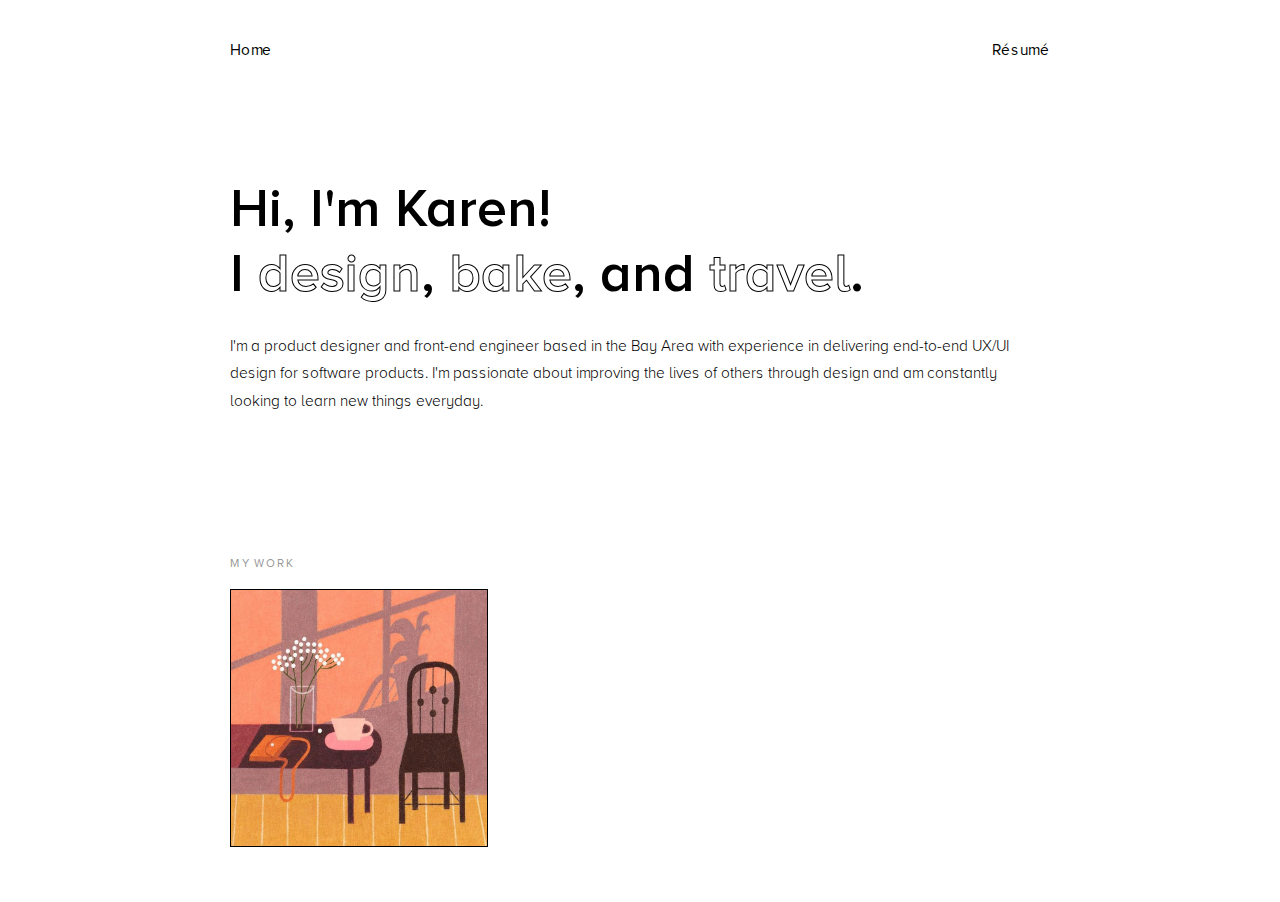
<file: index.html>
<!DOCTYPE HTML>
<html>
	<head>
		<title>Karen Lee</title>
		<link rel="shortcut icon" href="images/favicon.ico" type="image/x-icon">
		<meta charset="utf-8" />
		<meta name="viewport" content="width=device-width, initial-scale=1, user-scalable=no" />
		<meta name="description" content="" />
		<meta name="keywords" content="" />
		<script type="text/javascript" src="assets/js/projects.js"></script>
		<link rel="stylesheet" href="assets/css/reset.css" />
		<link rel="stylesheet" href="assets/css/common.css" />
		<link rel="stylesheet" href="assets/css/main.css" />
	</head>

	<body>
			<div class="Navigation">
				<a href="index.html" class="Nav Nav-Home">Home</a>
				<a href="resume.html" class="Nav Nav-Resume">Résumé</a>
			</div>
			<div class="HomeHeader">
				<div class="HomeHeader-introduction">
					<p>Hi, I'm Karen!</p>
					<p>I <a class="HomeHeader-introduction-design" onclick="scrollToElement('DesignGallery')">design</a>, <a class="HomeHeader-introduction-bake" href="baking.html">bake</a>, and <a class="HomeHeader-introduction-travel" href="traveling.html">travel</a>.</p>
				</div>
				<p class="HomeHeader-blurb">I'm a product designer and front-end engineer based in the Bay Area with experience in delivering end-to-end UX/UI design for software products. I'm passionate about improving the lives of others through design and am constantly looking to learn new things everyday.</p>
			</div>

			<p class="HomeWorkHeader">MY WORK</p>

			<div class="HomeGallery" id="DesignGallery">
				<!-- <div class="HomeGallery-thumbnail inactive" id="HomeGallery-gateau" onclick="toggleExpansion(event, this.id)">
					<div class="HomeGallery-thumbnail">
						<div class="HomeGallery-gateauImage"></div>
						<div class="HomeGallery-gateauGif"></div>
					</div>
					<div class="HomeGallery-text">
						<p class="HomeGallery-title">Gâteau</p>
						<p class="HomeGallery-description">Designing a wedding<br />cake finder app fit for royalty</p>
						<a class="SeeMore" href="gateau.html">See more ></a>
					</div>
				</div> -->
				<div class="HomeGallery-thumbnail inactive" id="HomeGallery-booVoyage" onclick="toggleExpansion(event, this.id)">
					<div class="HomeGallery-thumbnail">
						<div class="HomeGallery-booVoyageImage"></div>
						<div class="HomeGallery-booVoyageGif"></div>
					</div>
					<div class="HomeGallery-text">
						<p class="HomeGallery-title">BooVoyage</p>
						<p class="HomeGallery-description">Designing an app for ghosties in search of<br />their next home</p>
						<a class="SeeMore" href="booVoyage.html">See more ></a>
					</div>
				</div>
			</div>
	</body>
</html>
</file>
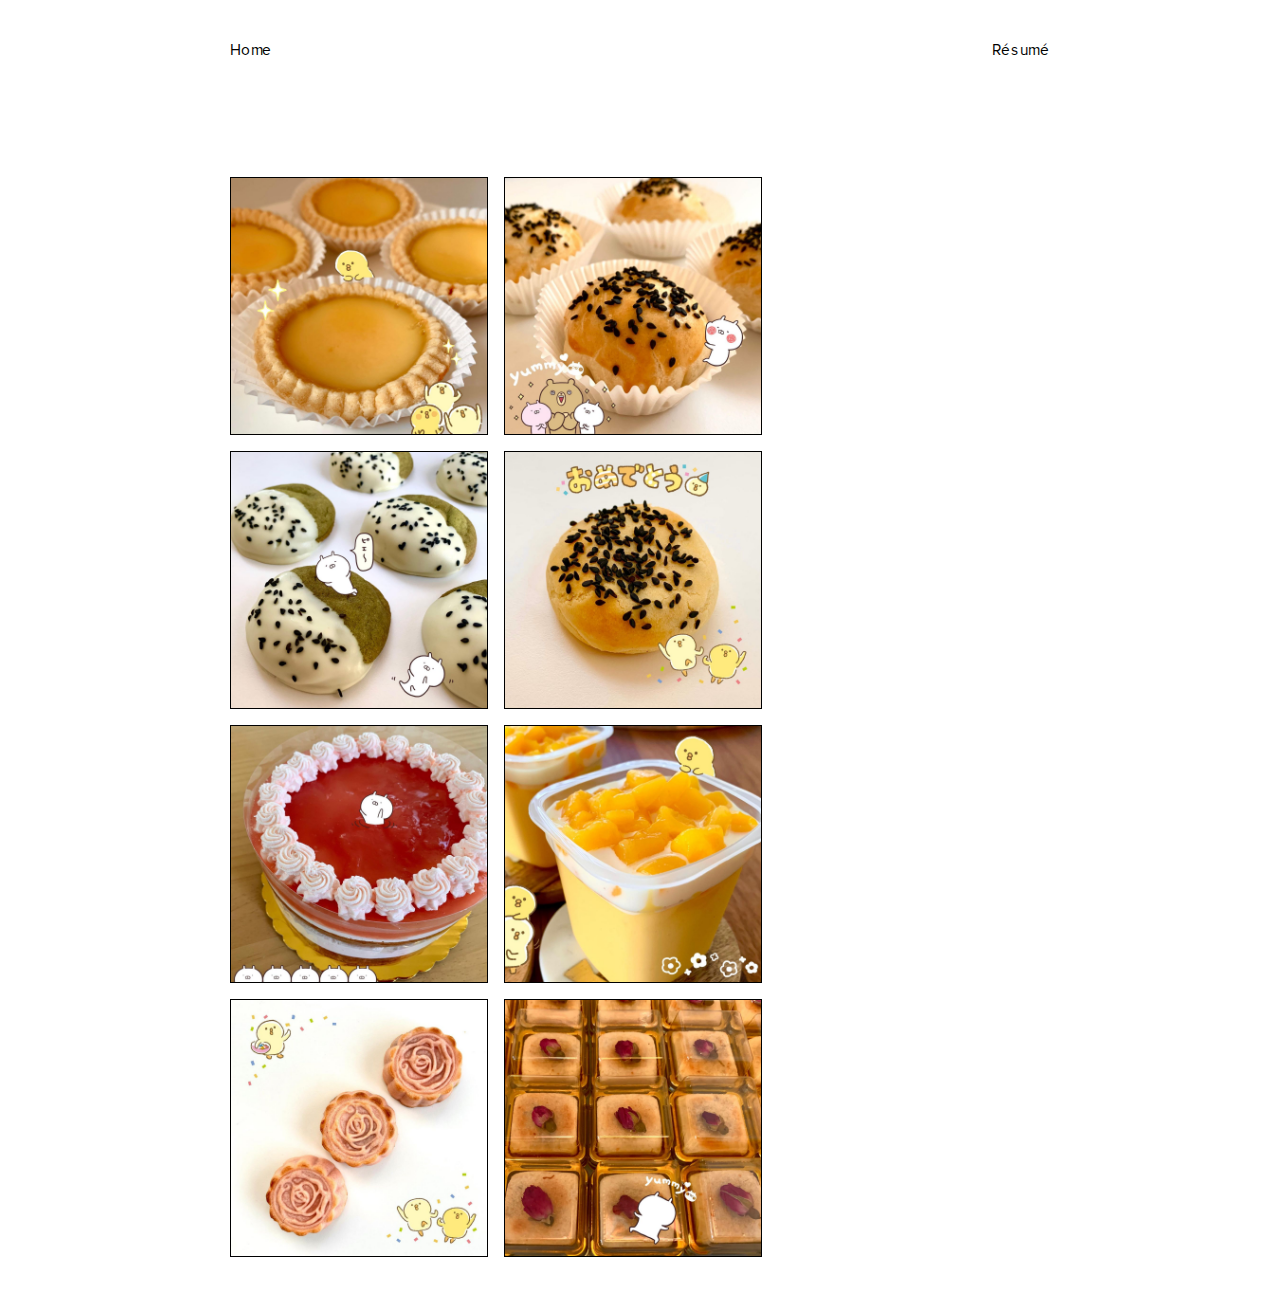
<file: baking.html>
<!DOCTYPE HTML>
<html>

<head>
  <title>Karen Lee | Baking</title>
  <link rel="shortcut icon" href="images/favicon.ico" type="image/x-icon">
  <meta charset="utf-8" />
  <meta name="viewport" content="width=device-width, initial-scale=1, user-scalable=no" />
  <meta name="description" content="" />
  <meta name="keywords" content="" />
  <script type="text/javascript" src="assets/js/projects.js"></script>
  <link rel="stylesheet" href="assets/css/reset.css" />
  <link rel="stylesheet" href="assets/css/common.css" />
  <link rel="stylesheet" href="assets/css/main.css" />
  <link rel="stylesheet" href="assets/css/baking.css" />
</head>

<body>
  <div class="Navigation">
    <a href="index.html" class="Nav Nav-Home">Home</a>
    <a href="resume.html" class="Nav Nav-Resume">Résumé</a>
  </div>
  <div class="Gallery">
    <div class="Gallery-thumbnail">
      <div class="Gallery-image EggTart"></div>
    </div>
    <div class="Gallery-thumbnail">
      <div class="Gallery-image RedBean"></div>
    </div>
    <div class="Gallery-thumbnail">
      <div class="Gallery-image MatchaCookie"></div>
    </div>
    <div class="Gallery-thumbnail">
      <div class="Gallery-image BlackSesameCookie"></div>
    </div>
    <div class="Gallery-thumbnail">
      <div class="Gallery-image GuavaCake"></div>
    </div>
    <div class="Gallery-thumbnail">
      <div class="Gallery-image MangoPudding"></div>
    </div>
    <div class="Gallery-thumbnail">
      <div class="Gallery-image GuavaMooncake"></div>
    </div>
    <div class="Gallery-thumbnail">
      <div class="Gallery-image PineappleCake"></div>
    </div>
  </div>
</body>

</html>
</file>
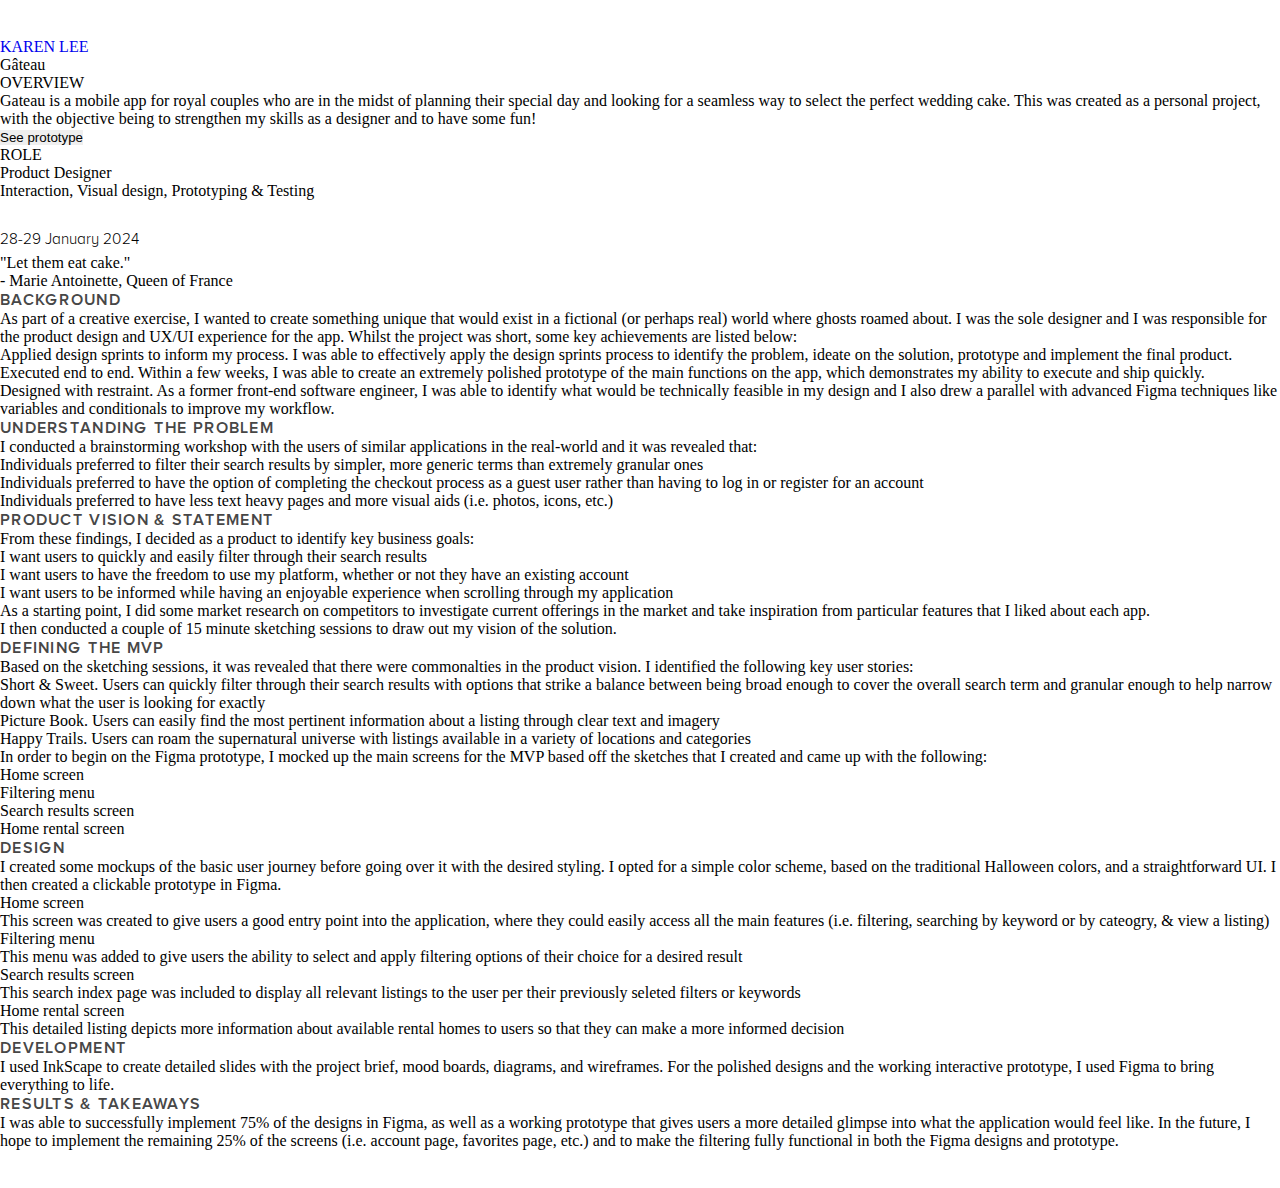
<file: gateau.html>
<!DOCTYPE HTML>
<html>

<head>
	<title>Karen Lee - Projects</title>
	<link rel="shortcut icon" href="images/favicon.ico" type="image/x-icon">
	<meta charset="utf-8" />
	<meta name="viewport" content="width=device-width, initial-scale=1, user-scalable=no" />
	<meta name="description" content="" />
	<meta name="keywords" content="" />
	<script type="text/javascript" src="assets/js/projects.js"></script>
	<link rel="stylesheet" href="assets/css/reset.css" />
	<link rel="stylesheet" href="assets/css/gateau.css" />
</head>

<body>
	<a href="index.html" class="Logo">KAREN LEE</a>
	<div class="GateauBanner">
		<div class="BooVoyageBannerImage"></div>
	</div>
	<p class="GateauTitle">Gâteau</p>
	<div class="GateauIntroduction">
		<div class="GateauOverview">
			<p class="GateauIntroduction-header">OVERVIEW</p>
			<p class="GateauIntroduction-text">Gateau is a mobile app for royal couples who are in the midst of planning
				their special day and looking for a seamless
				way to select the perfect wedding cake. This was created as a personal project, with the objective being to strengthen
				my skills as a designer and to have some
				fun!</p>
			<a class="Link"
				href="https://www.figma.com/proto/z9gon4RYJdsnhs5Dc7740q/BooVoyage?type=design&node-id=5-2&t=YpQAJ6FnjbcPvyFk-1&scaling=scale-down&page-id=0%3A1&starting-point-node-id=5%3A2"
				target="_blank">
				<button>See prototype</button>
				<div class="Button-decoration"></div>
			</a>
		</div>
		<div class="GateauRole">
			<p class="GateauIntroduction-header">ROLE</p>
			<p class="GateauIntroduction-role1 text-bold">Product Designer</p>
			<p class="GateauIntroduction-role2">Interaction, Visual design, Prototyping & Testing</p>
			<p class="GateauIntroduction-dates">28-29 January 2024</p>
		</div>
	</div>
	<div class="BooVoyage-Section Section-color">
		<p class="GateauQuote-text">"Let them eat cake."</p>
		<p class="GateauQuote-author">- Marie Antoinette, Queen of France</p>
	</div>
	<div class="BooVoyage-Section">
		<p class="GateauBackground-header">BACKGROUND</p>
		<p class="GateauIntroduction-text">As part of a creative exercise, I wanted to create something unique that would
			exist in a fictional (or perhaps real) world where ghosts roamed about. I was the sole designer and I was
			responsible for the product
			design and UX/UI experience for the app. Whilst the project was short, some key achievements are listed below:</p>
		<ul class="list">
			<li class="text"><span class="text-bold">Applied design sprints to inform my process.</span> I was able to
				effectively apply the design sprints process to identify the problem, ideate on the solution, prototype and
				implement the final product.</li>
			<li class="text"><span class="text-bold">Executed end to end.</span> Within a few weeks, I was able to create an
				extremely polished prototype of the main functions on the app, which demonstrates my ability to execute and ship
				quickly.</li>
			<li class="text"><span class="text-bold">Designed with restraint.</span> As a former front-end software engineer,
				I was able to identify what would be technically feasible in my design and I also drew a parallel with advanced
				Figma techniques like variables and conditionals to improve my workflow.</li>

		</ul>
	</div>
	<div class="BooVoyage-Section Section-color">
		<p class="GateauBackground-header">UNDERSTANDING THE PROBLEM</p>
		<p class="GateauIntroduction-text">I conducted a brainstorming workshop with the users of similar applications in
			the real-world and it was revealed that:</p>
		<ul class="list">
			<li class="GateauIntroduction-text">Individuals preferred to filter their search results by simpler, more generic
				terms than extremely granular ones</li>
			<li class="GateauIntroduction-text">Individuals preferred to have the option of completing the checkout process as
				a guest user rather than having to log in or register for an account</li>
			<li class="GateauIntroduction-text">Individuals preferred to have less text heavy pages and more visual aids (i.e.
				photos, icons, etc.)</li>
		</ul>
	</div>
	<div class="BooVoyage-Section">
		<p class="GateauBackground-header">PRODUCT VISION & STATEMENT</p>
		<p class="GateauIntroduction-text">From these findings, I decided as a product to identify key business goals:</p>
		<ul class="list">
			<li class="GateauIntroduction-text">I want users to quickly and easily filter through their search results</li>
			<li class="GateauIntroduction-text">I want users to have the freedom to use my platform, whether or not they have
				an existing account</li>
			<li class="GateauIntroduction-text">I want users to be informed while having an enjoyable experience when
				scrolling through my application</li>
		</ul>
		<p class="GateauIntroduction-text">As a starting point, I did some market research on competitors to investigate
			current offerings in the market
			and take inspiration from particular features that I liked about each app.</p>
		<p class="GateauIntroduction-text">I then conducted a couple of 15 minute sketching sessions to draw out my vision
			of the solution.</p>
	</div>
	<div class="BooVoyage-Section Section-color">
		<p class="GateauBackground-header">DEFINING THE MVP</p>
		<p class="GateauIntroduction-text">Based on the sketching sessions, it was revealed that there were commonalties in
			the product vision. I identified the
			following key user stories:</p>
		<ul class="list">
			<li class="GateauIntroduction-text"><span class="text-bold">Short & Sweet.</span> Users can quickly filter through
				their search results with options that strike a balance between being broad enough to cover the overall search
				term and granular enough to help narrow down what the user is looking for exactly</li>
			<li class="GateauIntroduction-text"><span class="text-bold">Picture Book.</span> Users can easily find the most
				pertinent information about a listing through clear text and imagery</li>
			<li class="GateauIntroduction-text"><span class="text-bold">Happy Trails.</span> Users can roam the supernatural
				universe with listings available in a variety of locations and categories</li>
		</ul>
		<div class="Sketches">
			<div class="Sketch Sketch-projectBrief"></div>
			<div class="Sketch Sketch-flow"></div>
			<div class="Sketch Sketch-wireframes"></div>
		</div>
		<p class="GateauIntroduction-text">In order to begin on the Figma prototype, I mocked up the main screens for the
			MVP based off the sketches
			that I created and came up with the following:</p>
		<ul class="list">
			<li class="GateauIntroduction-text">Home screen</li>
			<li class="GateauIntroduction-text">Filtering menu</li>
			<li class="GateauIntroduction-text">Search results screen</li>
			<li class="GateauIntroduction-text">Home rental screen</li>
		</ul>
	</div>
	<div class="BooVoyage-Section">
		<p class="GateauBackground-header">DESIGN</p>
		<p class="GateauIntroduction-text">I created some mockups of the basic user journey before going over it with the
			desired
			styling. I opted for a simple color scheme, based on the traditional Halloween colors, and a straightforward UI. I
			then created a
			clickable prototype in Figma.</p>
		<p class="GateauIntroduction-text text-bold">Home screen</p>
		<p class="GateauIntroduction-text">This screen was created to give users a good entry point into the application,
			where they could easily access all the main features (i.e. filtering, searching by keyword or by cateogry, & view
			a listing)</p>
		<div class="Screen Screen-home"></div>
		<p class="GateauIntroduction-text text-bold">Filtering menu</p>
		<p class="GateauIntroduction-text">This menu was added to give users the ability to select and apply filtering
			options of their choice for a desired result</p>
		<div class="Screen Screen-filter"></div>
		<p class="GateauIntroduction-text text-bold">Search results screen</p>
		<p class="GateauIntroduction-text">This search index page was included to display all relevant listings to the user
			per their previously seleted filters or keywords</p>
		<div class="Screen Screen-searchResults"></div>
		<p class="GateauIntroduction-text text-bold">Home rental screen</p>
		<p class="GateauIntroduction-text">This detailed listing depicts more information about available rental homes to
			users so that they can make a more informed decision</p>
		<div class="Screen Screen-rental"></div>
	</div>
	<div class="BooVoyage-Section Section-color">
		<p class="GateauBackground-header">DEVELOPMENT</p>
		<p class="GateauIntroduction-text">I used InkScape to create detailed slides with the project brief, mood boards,
			diagrams, and wireframes. For the polished designs and the working interactive prototype, I used Figma to bring
			everything to life.</p>
	</div>
	<div class="BooVoyage-Section">
		<p class="GateauBackground-header">RESULTS & TAKEAWAYS</p>
		<p class="GateauIntroduction-text">I was able to successfully implement 75% of the designs in Figma, as well as a
			working prototype that gives users a more detailed glimpse into what the application would feel like. In the
			future, I hope to implement the remaining 25% of the screens (i.e. account page, favorites page, etc.) and to make
			the filtering fully functional in both the Figma designs and prototype.</p>
	</div>
</body>

</html>
</file>
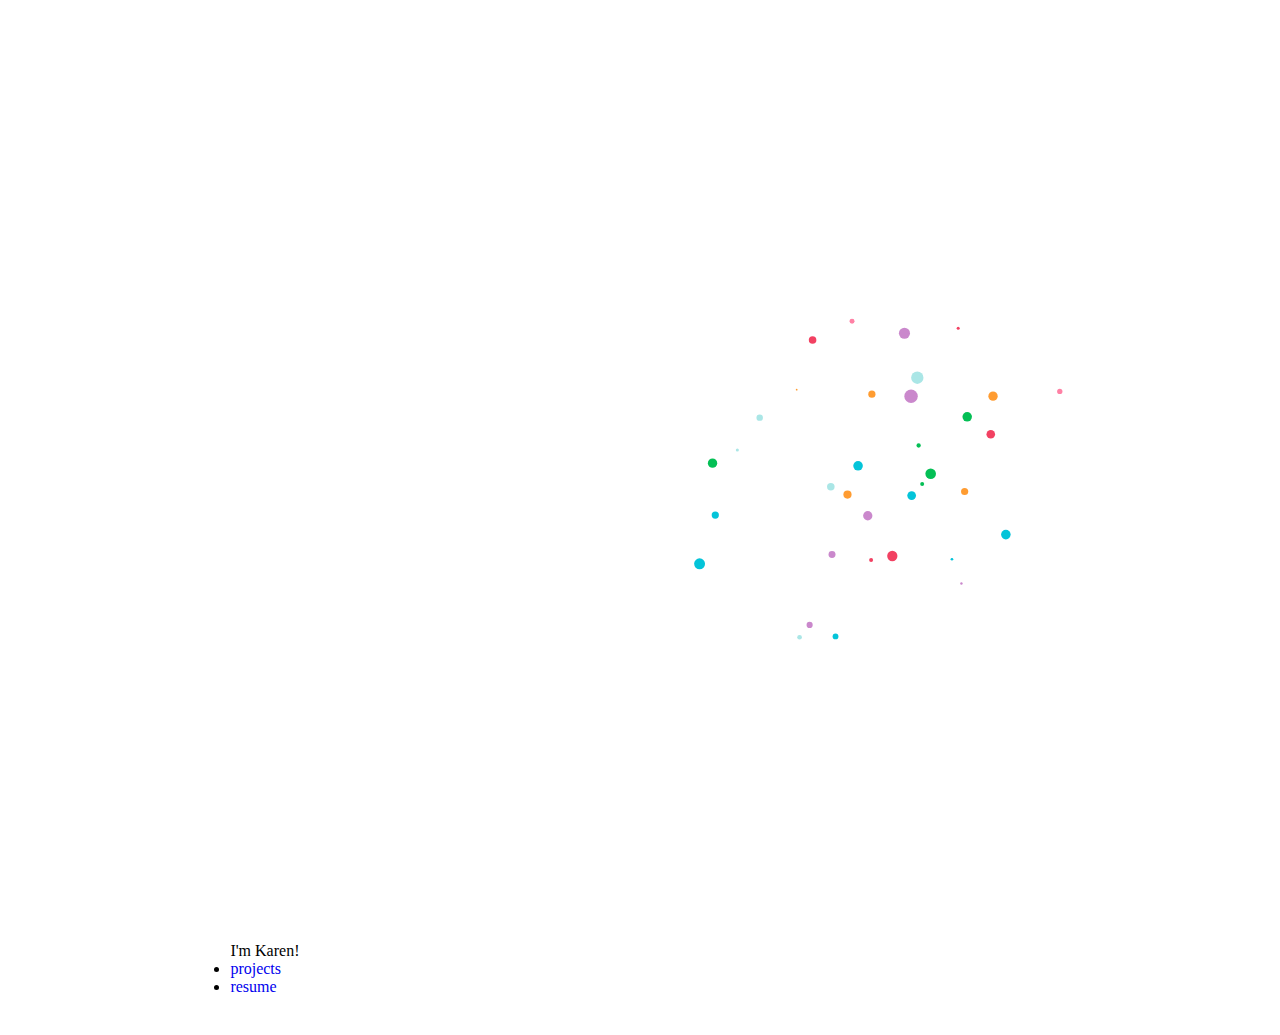
<file: home.html>
<!DOCTYPE HTML>
<html>
	<head>
		<title>Karen Lee</title>
		<link rel="shortcut icon" href="images/favicon.ico" type="image/x-icon">
		<meta charset="utf-8" />
		<meta name="viewport" content="width=device-width, initial-scale=1, user-scalable=no" />
		<meta name="description" content="" />
		<meta name="keywords" content="" />
		<link rel="stylesheet" href="assets/css/reset.css" />
		<link rel="stylesheet" href="assets/css/main.css" />
	</head>

	<body>
		<div id="container"></div>

		<div class="home header-wrapper">
		  <p>I'm Karen!</p>
		  <ul>
		  	<li><a href="./projects.html">projects</a></li>
		  	<li><a href="./resume.html">resume</a></li>
			</ul>
		</div>

			<script src="assets/js/sketch.js"></script>
			<script src="assets/js/particles.js"></script>
	</body>
</html>
</file>
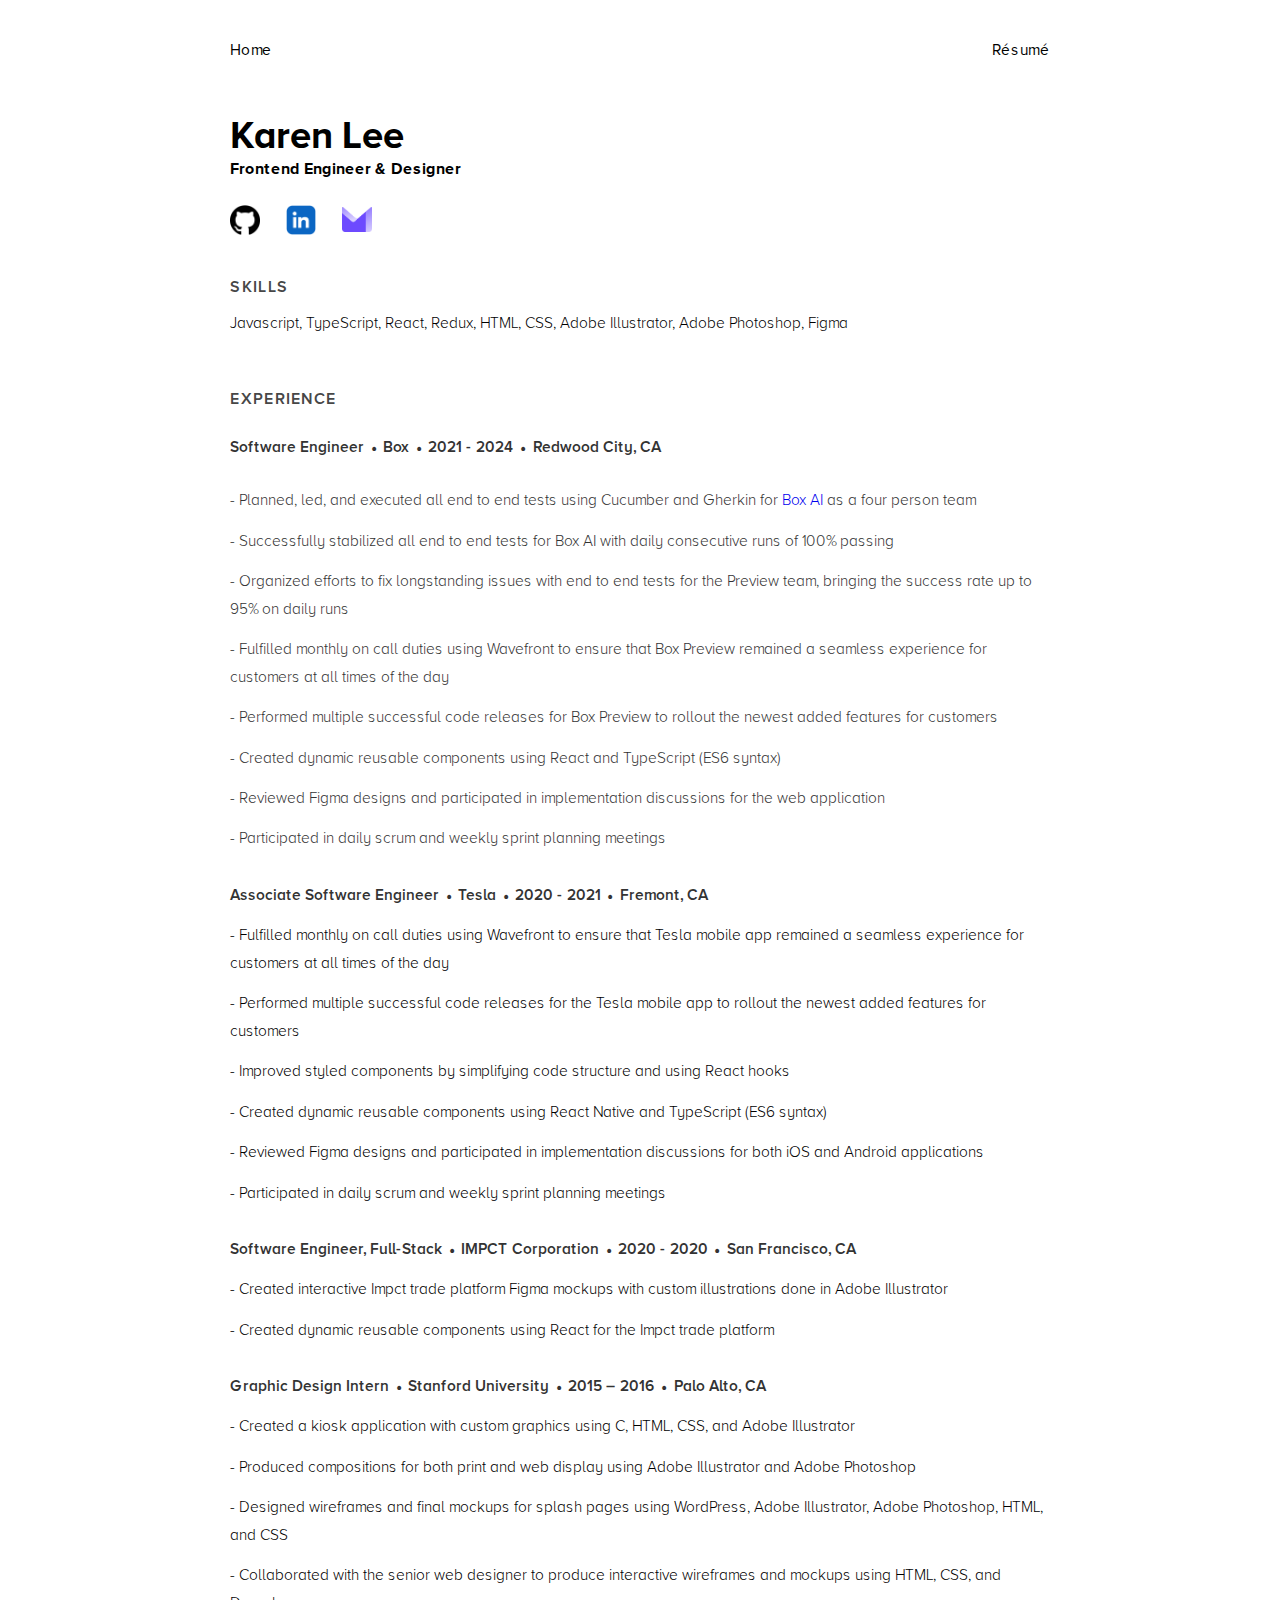
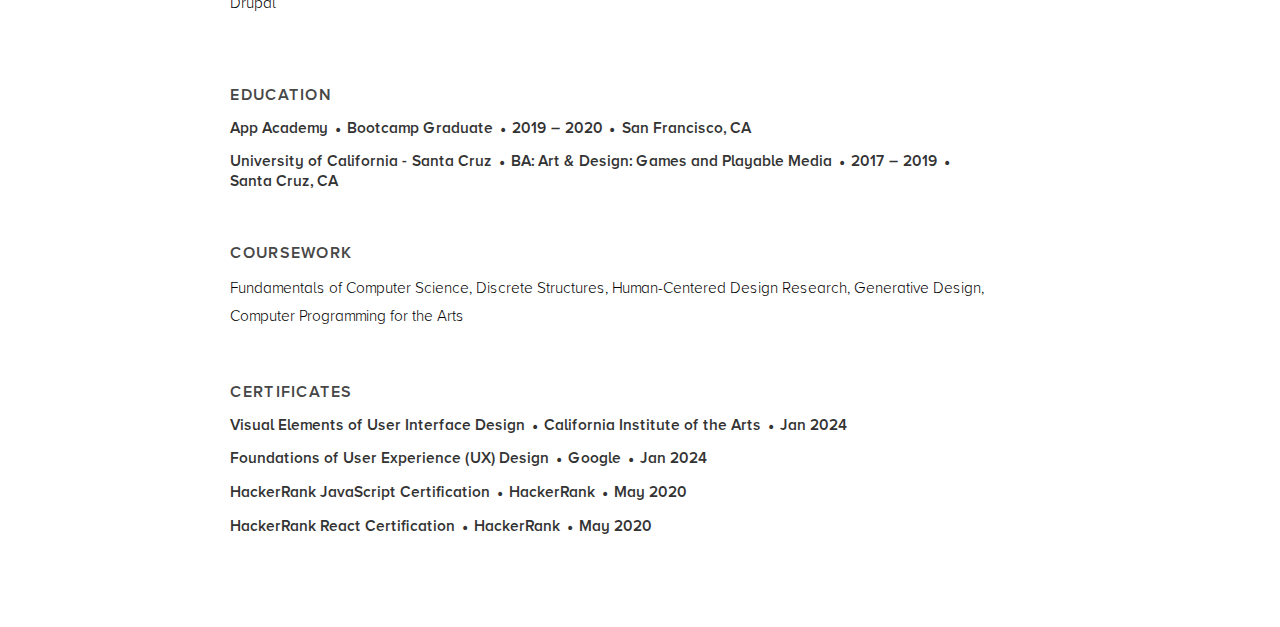
<file: resume.html>
<!DOCTYPE html>
<html lang="en">
<head>
  <title>Karen Lee - Resume</title>
  <link rel="shortcut icon" href="images/favicon.ico" type="image/x-icon">
  <meta charset="UTF-8">
  <meta name="viewport" content="width=device-width, initial-scale=1.0">
  <link rel="stylesheet" href="assets/css/reset.css" />
  <link rel="stylesheet" href="assets/css/main.css" />
  <link rel="stylesheet" href="assets/css/common.css" />
  <link rel="stylesheet" href="assets/css/resume.css" />
</head>
<body>
  <div class="resume main-container">
    <div class="Navigation">
      <a href="index.html" class="Nav Nav-Home">Home</a>
      <a href="resume.html" class="Nav Nav-Resume">Résumé</a>
    </div>

    <div class="Resume-Title">
      <p class="Resume-Name">Karen Lee</p>
      <p class="Resume-Occupation">Frontend Engineer & Designer</p>
    </div>

    <div class="Resume-Contact">
      <a class="Contact-Link" href="https://github.com/karleee" target="_blank">
        <img src="/images/logos/github.png" alt="Github icon" width="30">
      </a>
      <a class="Contact-Link" href="https://www.linkedin.com/in/karleee/" target="_blank">
        <img src="/images/logos/linkedIn.png" alt="LinkedIn icon" width="30">
      </a>
      <a href="mailto:karleee@protonmail.com" target="_blank">
        <img src="/images/logos/protonMail.png" alt="LinkedIn icon" width="30">
      </a>
    </div>

    <div class="Resume-Section">
      <p class="Resume-SectionTitle Section-Header">SKILLS</p>
      <p class="Section-Body">Javascript, TypeScript, React, Redux, HTML, CSS, Adobe Illustrator, Adobe Photoshop, Figma</p>
    </div>

    <div class="Resume-Section">
      <p class="Resume-SectionTitle Section-Header">EXPERIENCE</p>

      <div class="resume job-container">
        <div class="Resume-Line">
          <p class="Resume-Description">Software Engineer</p class="Resume-LineTitle">
          <p class="Resume-Separator">•</p>
          <p class="Resume-Description">Box</p>
          <p class="Resume-Separator">•</p>
          <p class="Resume-Description">2021 - 2024</p>
          <p class="Resume-Separator">•</p>
          <p class="Resume-Description">Redwood City, CA</p>
          <div class="resume description-container">
          <p class="Section-Body">- Planned, led, and executed all end to end tests using Cucumber and Gherkin for <a class="Link" href="https://www.box.com/ai">Box AI</a> as a four person team</p>
          <p class="Section-Body">- Successfully stabilized all end to end tests for Box AI with daily consecutive runs of 100% passing</p>
          <p class="Section-Body">- Organized efforts to fix longstanding issues with end to end tests for the Preview team, bringing the success rate up to 95% on daily runs</p>
          <p class="Section-Body">- Fulfilled monthly on call duties using Wavefront to ensure that Box Preview remained a seamless experience for customers at all times of the day</p>
          <p class="Section-Body">- Performed multiple successful code releases for Box Preview to rollout the newest added features for customers</p>
          <p class="Section-Body">- Created dynamic reusable components using React and TypeScript (ES6 syntax)</p>
          <p class="Section-Body">- Reviewed Figma designs and participated in implementation discussions for the web application</p>
          <p class="Section-Body">- Participated in daily scrum and weekly sprint planning meetings</p>
        </div>
        </div>
      </div>

      <div class="resume job-container">
        <div class="Resume-Line">
          <p class="Resume-Description">Associate Software Engineer</p>
          <p class="Resume-Separator">•</p>
          <p class="Resume-Description">Tesla</p>
          <p class="Resume-Separator">•</p>
          <p class="Resume-Description">2020 - 2021</p>
          <p class="Resume-Separator">•</p>
          <p class="Resume-Description">Fremont, CA</p>
        </div>
      
        <div class="resume description-container">
          <p class="Section-Body">- Fulfilled monthly on call duties using Wavefront to ensure that Tesla mobile app remained a seamless experience for customers at all times of the day</p>
          <p class="Section-Body">- Performed multiple successful code releases for the Tesla mobile app to rollout the newest added features for customers</p>
          <p class="Section-Body">- Improved styled components by simplifying code structure and using React hooks</p>
          <p class="Section-Body">- Created dynamic reusable components using React Native and TypeScript (ES6 syntax)</p>
          <p class="Section-Body">- Reviewed Figma designs and participated in implementation discussions for both iOS and Android applications</p>
          <p class="Section-Body">- Participated in daily scrum and weekly sprint planning meetings</p>
        </div>
      </div>

      <div class="resume job-container">
        <div class="Resume-Line">
          <p class="Resume-Description">Software Engineer, Full-Stack</p>
          <p class="Resume-Separator">•</p>
          <p class="Resume-Description">IMPCT Corporation</p>
          <p class="Resume-Separator">•</p>
          <p class="Resume-Description">2020 - 2020</p>
          <p class="Resume-Separator">•</p>
          <p class="Resume-Description">San Francisco, CA</p>
        </div>

        <div class="resume description-container">
          <p class="Section-Body">- Created interactive Impct trade platform Figma mockups with custom illustrations done in Adobe Illustrator</p>
          <p class="Section-Body">- Created dynamic reusable components using React for the Impct trade platform</p>
        </div>
      </div>

      <div class="resume job-container">
        <div class="Resume-Line">
          <p class="Resume-Description">Graphic Design Intern</p>
          <p class="Resume-Separator">•</p>
          <p class="Resume-Description">Stanford University</p>
          <p class="Resume-Separator">•</p>
          <p class="Resume-Description">2015 – 2016</p>
          <p class="Resume-Separator">•</p>
          <p class="Resume-Description">Palo Alto, CA</p>
        </div>

        <div class="resume description-container">
          <p class="Section-Body">- Created a kiosk application with custom graphics using C, HTML, CSS, and Adobe Illustrator</p>
          <p class="Section-Body">- Produced compositions for both print and web display using Adobe Illustrator and Adobe Photoshop</p>
          <p class="Section-Body">- Designed wireframes and final mockups for splash pages using WordPress, Adobe Illustrator, Adobe Photoshop, HTML, and CSS</p>
          <p class="Section-Body">- Collaborated with the senior web designer to produce interactive wireframes and mockups using HTML, CSS, and Drupal</p>
        </div>
      </div>
    </div>

    <div class="Resume-Section">
      <p class="Resume-SectionTitle Section-Header">EDUCATION</p>

      <div class="Resume-School">
        <p class="Resume-Description">App Academy</p>
        <p class="Resume-Separator">•</p>
        <p class="Resume-Description">Bootcamp Graduate</p>
        <p class="Resume-Separator">•</p>
        <p class="Resume-Description">2019 – 2020</p>
        <p class="Resume-Separator">•</p>
        <p class="Resume-Description">San Francisco, CA</p>
      </div>

      <div class="Resume-School">
        <p class="Resume-Description">University of California - Santa Cruz</p>
        <p class="Resume-Separator">•</p>
        <p class="Resume-Description">BA: Art & Design: Games and Playable Media</p>
        <p class="Resume-Separator">•</p>
        <p class="Resume-Description">2017 – 2019</p>
        <p class="Resume-Separator">•</p>
        <p class="Resume-Description">Santa Cruz, CA</p>
      </div>
    </div>

    <div class="Resume-Section">
      <p class="Resume-SectionTitle Section-Header">COURSEWORK</p>     
      <p class="Section-Body">Fundamentals of Computer Science, Discrete Structures, Human-Centered Design Research, Generative Design, Computer Programming for the Arts</p>
    </div>

    <div class="Resume-Section">
      <p class="Resume-SectionTitle Section-Header">CERTIFICATES</p>
      <div class="Resume-Certificate">
        <p class="Resume-Description">Visual Elements of User Interface Design</p>
        <p class="Resume-Separator">•</p>
        <p class="Resume-Description">California Institute of the Arts</p>
        <p class="Resume-Separator">•</p>
        <p class="Resume-Description">Jan 2024</p>
      </div>
      <div class="Resume-Certificate">
        <p class="Resume-Description">Foundations of User Experience (UX) Design</p>
        <p class="Resume-Separator">•</p>
        <p class="Resume-Description">Google</p>
        <p class="Resume-Separator">•</p>
        <p class="Resume-Description">Jan 2024</p>
      </div>
      <div class="Resume-Certificate">
        <p class="Resume-Description">HackerRank JavaScript Certification</p>
        <p class="Resume-Separator">•</p>
        <p class="Resume-Description">HackerRank</p>
        <p class="Resume-Separator">•</p>
        <p class="Resume-Description">May 2020</p>
      </div>
      <div class="Resume-Certificate">
        <p class="Resume-Description">HackerRank React Certification</p>
        <p class="Resume-Separator">•</p>
        <p class="Resume-Description">HackerRank</p>
        <p class="Resume-Separator">•</p>
        <p class="Resume-Description">May 2020</p>
      </div>
    </div>
  </div>
</body>
</html>
</file>
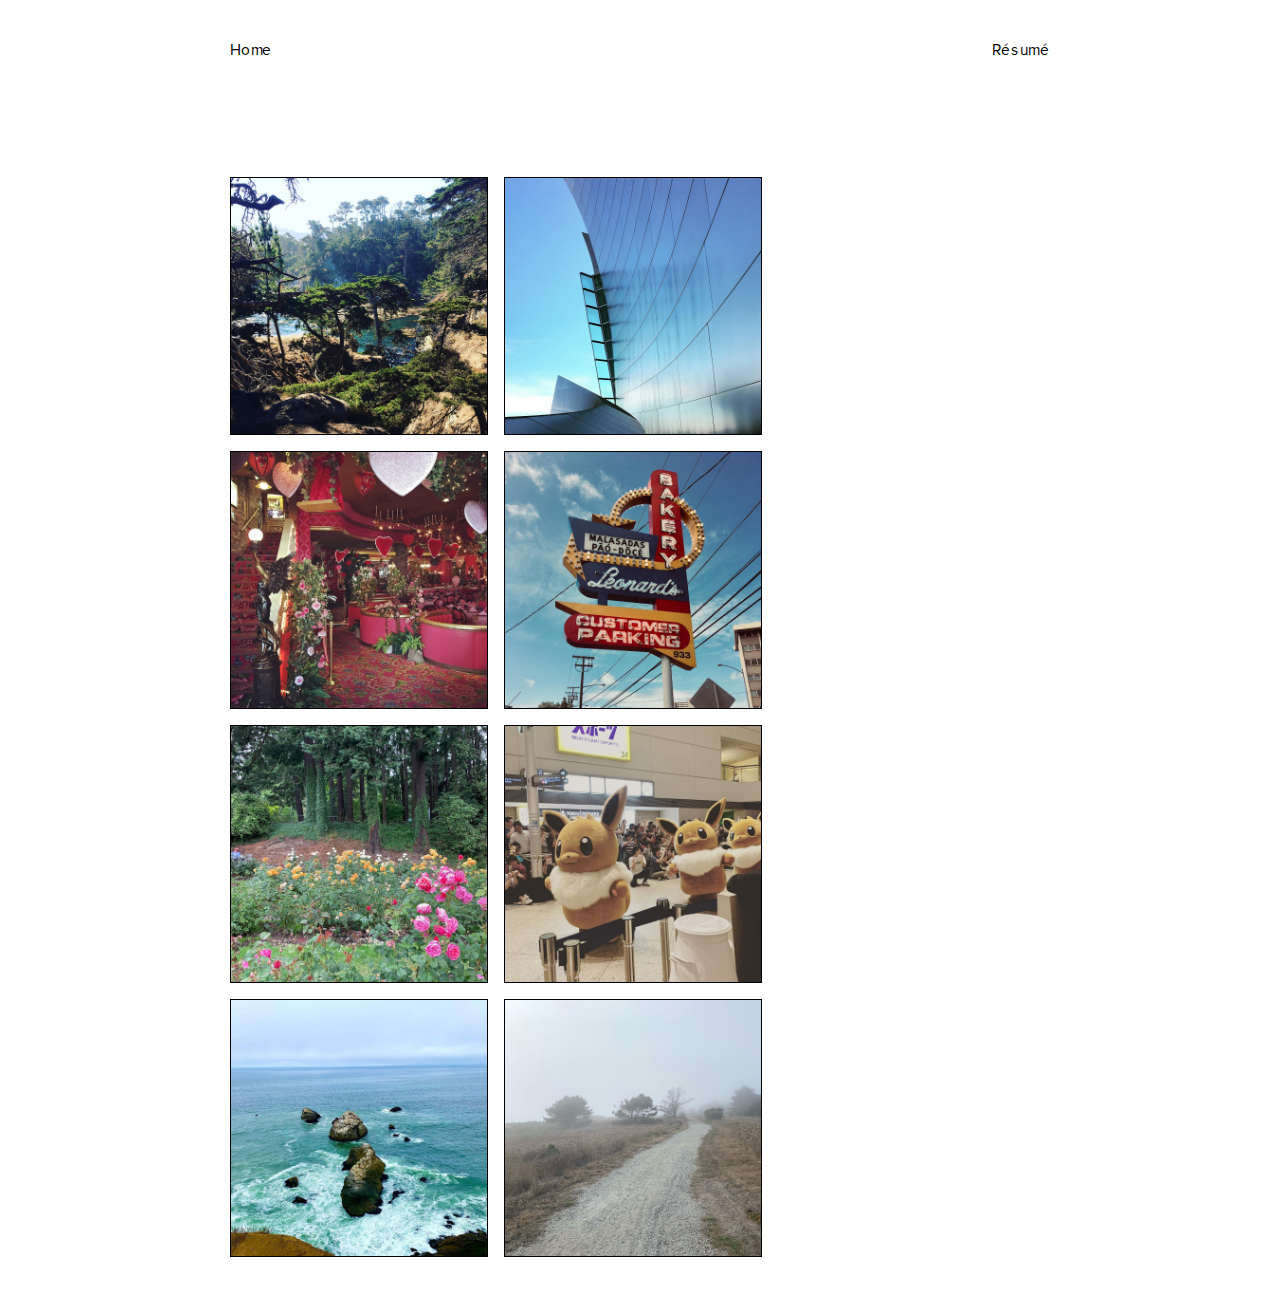
<file: traveling.html>
<!DOCTYPE HTML>
<html>

<head>
  <title>Karen Lee | Traveling</title>
  <link rel="shortcut icon" href="images/favicon.ico" type="image/x-icon">
  <meta charset="utf-8" />
  <meta name="viewport" content="width=device-width, initial-scale=1, user-scalable=no" />
  <meta name="description" content="" />
  <meta name="keywords" content="" />
  <script type="text/javascript" src="assets/js/projects.js"></script>
  <link rel="stylesheet" href="assets/css/reset.css" />
  <link rel="stylesheet" href="assets/css/common.css" />
  <link rel="stylesheet" href="assets/css/main.css" />
  <link rel="stylesheet" href="assets/css/traveling.css" /> 
</head>

<body>
  <div class="Navigation">
    <a href="index.html" class="Nav Nav-Home">Home</a>
    <a href="resume.html" class="Nav Nav-Resume">Résumé</a>
  </div>
  <div class="Gallery">
    <div class="Gallery-thumbnail">
      <div class="Gallery-image PointLobos"></div>
    </div>
    <div class="Gallery-thumbnail">
      <div class="Gallery-image LosAngeles"></div>
    </div>
    <div class="Gallery-thumbnail">
      <div class="Gallery-image SanLuisObispo"></div>
    </div>
    <div class="Gallery-thumbnail">
      <div class="Gallery-image Hawaii"></div>
    </div>
    <div class="Gallery-thumbnail">
      <div class="Gallery-image Portland"></div>
    </div>
    <div class="Gallery-thumbnail">
      <div class="Gallery-image Tokyo"></div>
    </div>
    <div class="Gallery-thumbnail">
      <div class="Gallery-image Pacifica"></div>
    </div>
    <div class="Gallery-thumbnail">
      <div class="Gallery-image HalfMoonBay"></div>
    </div>
  </div>
</body>

</html>
</file>
<file: assets/css/common.css>
.Banner {
  width: 100%;
  height: 36vw;
  margin-top: 5vw;
  overflow: hidden;
}

.Bold {
  font-family: 'proximaNovaSemibold';
}

.Nav {
  font-family: 'proximaNovaReg';
  font-size: 1.2vw;
  letter-spacing: 0.05vw;
  color: black;
  text-decoration: none;
  display: block;
  position: relative;
  padding: 0.17vw 0;
}

.Nav::after {
  content: '';
  position: absolute;
  bottom: 0;
  left: 0;
  width: 100%;
  height: 0.18vw;
  border-radius: 5px;
  background-color: black;
  opacity: 0;
  transition: opacity 300ms, transform 300ms;
}

.Nav:hover::after,
.Nav:focus::after {
  opacity: 1;
  transform: translate3d(0, 0.2em, 0);
}

.List {
  padding-left: 3vw;
}

.Navigation {
  display: flex;
  width: 100%;
  justify-content: space-between;
}



.Quote-Author {
  font-family: 'proximaNovaLight';
  font-size: 1.2vw;
  margin-top: 0.5vw;
}

.Quote-Text {
  font-family: 'proximaNovaSemibold';
  font-size: 2.3vw;
}

.Screen {
  width: 20vw;
  box-shadow: 0 0 10px rgb(0 0 0 / 0.15);
  margin-top: 1.5vw;
  margin-bottom: 1.5vw;
  margin-left: auto;
  margin-right: auto;
}

.Section {
  padding-left: 18vw;
  padding-right: 18vw;
  padding-top: 4vw;
  padding-bottom: 4vw;
  margin-top: 4vw;
}

.Section-Body {
  font-size: 1.2vw;
  line-height: 1.8;
  font-family: 'proximaNovaLight';
  margin-top: 1vw;
}

.Sketches {
  margin-top: 2vw;
  margin-bottom: 2vw;
  display: flex;
  flex-wrap: wrap;
  column-gap: 1vw;
  row-gap: 1vw
}

.Sketch {
  width: 31.5vw;
}

.Title {
  font-family: 'proximaNovaSemibold';
  font-size: 4vw;
  margin-top: 10vw;
  padding-left: 18vw;
  padding-right: 18vw;
}

.Introduction {
  display: flex;
  flex-direction: row;
  justify-content: space-between;
  margin-top: 5vw;
  padding-left: 18vw;
  padding-right: 18vw;
}

.Overview,
.Role {
  width: 27vw;
}

.Section-Header {
  font-family: 'proximaNovaSemibold';
  color: var(--mid-gray);
  letter-spacing: 0.1vw;
}

.Overview-Body {
  font-size: 1.2vw;
  font-family: 'proximaNovaLight';
  line-height: 2;
  margin-top: 1vw;
  margin-bottom: 2vw;
}

.Prototype {
  text-decoration: none;
  font-family: 'proximaNovaReg';
  font-size: 1.2vw;
  border: 0.1vw solid black;
  padding: 0.5vw 0.7vw;
  text-decoration: none;
  color: black;
  position: relative;
  display: inline-block;
}

.Prototype:hover {
  cursor: pointer;
  background-color: black;
  color: white;
}

.Prototype-HoverEffect {
  opacity: 0;
}

.Prototype:hover > .Prototype-HoverEffect {
  opacity: 1;
  content: url('../../images/projects/sparkle.gif');
  position: absolute;
  top: -2.2vw;
  left: -2.8vw;
  width: 168%;
}
</file>
<file: assets/css/main.css>
@import 'variables.css';

body {
	padding: 3vw 18vw;
}

.HomeLogo {
	font-family: 'proximaNovaReg';
	font-size: 1.2vw;
	letter-spacing: 0.1vw;
}

.HomeHeader-introduction {
	font-family: 'proximaNovaSemibold';
	margin-top: 9vw;
	font-size: 4.2vw;
}

.HomeHeader-introduction-design, .HomeHeader-introduction-bake, .HomeHeader-introduction-travel {
	-webkit-text-stroke-width: 0.08vw;
	-webkit-text-stroke-color: black;
	color: white;
}

.HomeHeader-introduction-design:hover {
	color: var(--light-green);
	cursor: url("data:image/svg+xml;utf8,<svg xmlns='http://www.w3.org/2000/svg'  width='50' height='60' viewport='0 0 100 100' style='fill:black;font-size:30px;'><text y='50%'>🎨</text></svg>") 16 0, auto;
}

.HomeHeader-introduction-bake:hover {
	color: var(--light-pink);
	cursor: url("data:image/svg+xml;utf8,<svg xmlns='http://www.w3.org/2000/svg'  width='50' height='60' viewport='0 0 100 100' style='fill:black;font-size:30px;'><text y='50%'>🍰</text></svg>") 16 0, auto;
}

.HomeHeader-introduction-travel:hover {
	color: var(--light-blue);
	cursor: url("data:image/svg+xml;utf8,<svg xmlns='http://www.w3.org/2000/svg'  width='50' height='60' viewport='0 0 100 100' style='fill:black;font-size:30px;'><text y='50%'>✈️</text></svg>") 16 0, auto;
}

.HomeHeader-blurb {
	font-family: 'proximaNovaLight';
	font-size: 1.2vw;
	line-height: 1.8;
	margin-top: 2vw;
}

.HomeWorkHeader {
	color: var(--light-gray);
	font-family: 'proximaNovaReg';
	font-size: 0.9vw;
	letter-spacing: 0.1vw;
	margin-top: 11vw;
}

.HomeGallery {
	display: flex;
	flex-wrap: wrap;
	margin-top: 1.5vw;
}

.HomeGallery-thumbnail {
	width: 20vw;
	height: 20vw;
	margin-right: 1em;
	margin-bottom: 1em;
	position: relative;
}

.HomeGallery-text {
	position: absolute;
	top: 2vw;
	left: 22vw;
}

#HomeGallery-gateau.active .HomeGallery-text,
#HomeGallery-booVoyage.active .HomeGallery-text {
	animation: fade-in 4s ease;
}

#HomeGallery-gateau.inactive .HomeGallery-text,
#HomeGallery-booVoyage.inactive .HomeGallery-text {
	opacity: 0;
}

.HomeGallery-title {
	font-family: 'proximaNovaBold';
	font-size: 3vw;
}

.HomeGallery-description {
	font-family: 'proximaNovaLight';
	font-size: 1.5vw;
	margin-top: 1vw;
	margin-bottom: 1vw;
}

.SeeMore {
	font-family: 'proximaNovaSemibold';
	font-size: 1.5vw;
	background-color: white;
	color: black;
	text-decoration: none;
}

.SeeMore:hover {
	cursor: pointer;
	color: var(--blue);
}

.HomeGallery-gateauImage {
	content: url('../../images/projects/castle.jpg');
	width: 100%;
	height: 100%;
}

.HomeGallery-booVoyageImage {
	content: url('../../images/projects/ghost.jpg');
	width: 100%;
	height: 100%;
}

.HomeGallery-booVoyageImage:hover {
	cursor: pointer;
}

.HomeGallery-thumbnail:hover .HomeGallery-gateauGif {
	content: url('../../images/projects/castle.gif');
	position: absolute;
	top: -4vw;
	left: 0;
	width: 100%;
	height: 100%;
}

.HomeGallery-thumbnail:hover .HomeGallery-booVoyageGif {
	content: url('../../images/projects/ghost.gif');
	position: absolute;
	top: -1.5vw;
	left: 3vw;
	width: 60%;
	height: 60%;
}

#HomeGallery-gateau.active,
#HomeGallery-booVoyage.active {
	animation: expand 0.5s ease;
	width: 40vw;
	background: white;
	border: 1px solid black;
}

#HomeGallery-gateau.inactive,
#HomeGallery-booVoyage.inactive {
	animation: unexpand 0.5s ease;
	background: white;
	width: 20vw;
	border: 1px solid black;
}

#HomeGallery-booVoyage.inactive > .HomeGallery-text,
#HomeGallery-booVoyage.inactive > .HomeGallery-text > .SeeMore {
	cursor: default;
	pointer-events: none;
}

@keyframes fade-in {
	0% {
		opacity: 0;
	}

	100% {
		opacity: 1;
	}
}

@keyframes fade-out {
	0% {
		opacity: 1;
	}

	100% {
		opacity: 0;
	}
}

@keyframes expand {
	0% {
		width: 20vw;
	}

	100% {
		width: 40vw;
	}
}

@keyframes unexpand {
	0% {
		width: 40vw;
	}

	100% {
		width: 20vw;
	}
}
</file>
<file: assets/css/baking.css>
.Gallery {
  display: flex;
  flex-wrap: wrap;
  margin-top: 9vw;
}

.Gallery-thumbnail {
  width: 20vw;
  height: 20vw;
  margin-right: 1em;
  margin-bottom: 1em;
  border: 1px solid black;
}

.Gallery-image {
  width: 100%;
  height: 100%;
}

.EggTart {
  content: url('../../images/baking/egg-tart.jpg');
}

.RedBean {
  content: url('../../images/baking/red-bean.jpg');
}

.MatchaCookie {
  content: url('../../images/baking/matcha-cookie.jpg')
}

.BlackSesameCookie {
  content: url('../../images/baking/black-sesame-cookie.jpg')
}

.GuavaCake {
  content: url('../../images/baking/guava-cake.jpg')
}

.MangoPudding {
  content: url('../../images/baking/mango-pudding.jpg')
}

.GuavaMooncake {
  content: url('../../images/baking/guava-mooncake.jpg')
}

.PineappleCake {
  content: url('../../images/baking/pineapple-cake.jpg')
}
</file>
<file: assets/css/gateau.css>
@import 'variables.css';

body {
  padding-top: 3vw;
  padding-bottom: 3vw;
  overflow-x: hidden;
}

.GateauIntroduction-dates {
  font-size: 1.2vw;
  font-family: 'proximaNovaLight';
  line-height: 1.8;
  margin-top: 2vw;
}

.GateauBackground-header {
  font-family: 'proximaNovaSemibold';
  color: var(--mid-gray);
  letter-spacing: 0.1vw;
}
</file>
<file: assets/css/resume.css>
@import 'variables.css';

.Resume {
  text-decoration: underline;
}

.Resume-Body {
  font-size: 1.2vw;
  font-family: 'proximaNovaLight';
  margin-top: 1vw;
}

.Resume-Section {
  margin-top: 3vw;
  margin-bottom: 4vw;
}

/* Resume nav bar styling */

.resume.nav-container {
  display: flex;
  flex-direction: row;
  align-items: center;
  justify-content: space-between;
  width: 100%;
}

.resume.nav-container ul {
  display: flex;
  flex-direction: row;
  justify-content: center;
  align-items: center;
  justify-content: space-between;
  font-family: 'proximaNovaBold';
  font-size: 1em;
  color: var(--gray);
  width: 17%;
  min-width: 8.5em;
  box-sizing: border-box;
  padding: 1% 1.5%;
  background: white;
  border: 2px solid var(--gray);
  box-shadow: 5px 5px 0 0.5px gold;
  list-style: none;
  margin-right: 10%;
}

.resume.nav-container ul li a {
  display: inline-block;
  width: 100%;
  padding: 0 5%;
  color: var(--gray);
  text-decoration: none;
}

.resume.nav-container ul li a:hover {
  background: var(--light-mango);
  transition: background 0.3s;
  cursor: pointer;
}

/* Resume download styling */

button {
  font-family: 'proximaNovaBold';
  font-size: 1.2em;
  color: var(--gray);
  box-sizing: border-box;
  padding: 5% 30%;
  background: gold;
}

button:hover {
  background: var(--light-mango);
  cursor: pointer;
}

/* Resume header styling */

.Resume-Header {
  display: flex;
  flex-direction: row;
  justify-content: space-between;
  align-items: center;
  width: 100%;
  margin-top: 3vw;
}

.Resume-Title {
  display: flex;
  flex-direction: column;
  justify-content: center;
  font-family: 'proximaNovaBold';
  width: 50%;
  margin-top: 4vw;
}

.Resume-Name {
  font-size: 3vw;
}

.title-wrapper h1 { 
  font-size: 2em;
  color: var(--gray);
}

.title-wrapper h2 {
  font-size: 1em;
  color: var(--mid-gray);
}

.Resume-Contact {
  margin-top: 2vw;
  display: flex;
  align-items: center;
}

.Contact-Link {
  margin-right: 2vw;
}

.icon-wrapper {
  width: 2.5em;
  height: 2.5em;
  margin-right: 0.5em;
}

.icon-wrapper img {
  width: 100%;
  height: 100%;
}

/* Resume skills styling */

.Resume-SectionTitle {
  margin-bottom: 1vw;
}

.resume.headliner-wrapper h2 {
  box-sizing: border-box;
  padding: 0.3em 0 0.3em 0.3em;
  width: 15%;
  border: 2px solid var(--gray);
  box-shadow: 5px 5px 0 0.5px gold;
}

.resume.skills-container p,
.courses-container p {
  font-family: 'proximaNovaReg';
  color: var(--mid-gray);
}

/* Resume experience styling */

.Resume-Description {
  font-size: 1.2vw;
  font-family: 'proximaNovaSemiBold';
}

.Resume-Separator {
  margin-left: 0.5vw;
  margin-right: 0.5vw;
}

.experience-container,
.education-container,
.courses-container {
  width: 100%;
  margin-top: 2em;
}

.Resume-Line,
.Resume-School,
.Resume-Certificate,
.school-wrapper {
  display: flex;
  flex-direction: row;
  align-items: center;
  flex-wrap: wrap;
  font-family: 'proximaNovaSemiBold';
  font-size: 1.1em;
  color: var(--gray); 
}

.Resume-School:nth-child(2) {
  margin-bottom: 1vw;
}

.Resume-Certificate {
  margin-bottom: 1vw;
}

.job-container, .description-container {
  font-family: 'proximaNovaReg';
}

.job-container {
  box-sizing: border-box;
  padding: 1em 0;
}

.job-header-wrapper h3:first-of-type,
.school-wrapper h3:first-of-type {
  background: var(--light-mango);
  box-sizing: border-box;
  padding: 0.25em;
}

.job-header-wrapper p,
.school-wrapper p {
  box-sizing: border-box;
  padding: 0 0.25em;
}

.description-container {
  line-height: 2;
  margin-top: 1em;
}

/* Resume education styling */

.school-wrapper {
  margin-bottom: 1em;
}

/* Resume courses styling */

.courses-container {
  box-sizing: border-box;
  padding-bottom: 3em;
}

/* Dynamic styling */

@media screen and (min-width: 320px) {
  .resume.nav-container ul,
  .download-container button {
    font-size: calc(15px + 5 * ((100vw - 320px) / 680));
  }

  .title-wrapper  h1 { 
    font-size: calc(26px + 6 * ((100vw - 320px) / 680));
  } 

  .title-wrapper  h2 {
    font-size: calc(10px + 6 * ((100vw - 320px) / 680)); 
  }

  .contact-wrapper ul li a {
    font-size: calc(10px + 8 * ((100vw - 320px) / 680));
  }

  .resume.skills-container p,
  .description-container {
    font-size: calc(12px + 6 * ((100vw - 320px) / 680));
  }

  .resume.headliner-wrapper {
    font-size: calc(14px + 6 * ((100vw - 320px) / 680));
  }

  .job-header-wrapper,
  .school-wrapper {
    font-size: calc(14px + 6 * ((100vw - 320px) / 680));
  }
}

@media screen and (min-width: 1000px) {
  .resume.nav-container ul,
  .download-container button {
    font-size: 20px;
  }

  .header-container {
    margin: 10% 0 5% 0;
  }

  .title-wrapper  h1 {
    font-size: 32px;
  }

  .title-wrapper  h2,
  .contact-wrapper ul li a {
    font-size: 16px;
  }

  .resume.skills-container p,
  .description-container { 
    font-size: 16px;
  }

  .resume.headliner-wrapper {
    font-size: 19px;
  }

  .job-header-wrapper,
  .school-wrapper {
    font-size: 18px;
  }
}

@media screen and (max-width: 880px) {
  .header-container {
    display: flex;
    flex-direction: column;
    justify-content: flex-start;
    align-items: flex-start;
    margin-top: 5%;
  }

  .header-container {
    margin: 10% 0 5% 0;
  }

  .title-wrapper {
    width: 30%;
  }

  .contact-wrapper {
    width: 100%;
    margin: 5% 0;
  } 

  .contact-wrapper ul {
    display: flex;
    flex-direction: column;
    justify-content: flex-start;
    align-items: flex-start;
  }

  .resume.contact-wrapper ul li:last-of-type {
    margin-bottom: 0;
  }

  .icon-wrapper {
    width: 10%;
    height: 10%;
    margin-right: 0.5em;
  }

  .resume.headliner-wrapper h2 {
    width: 35%;
  }

  .underline-wrapper {
    display: none;
  }

  .resume.skills-container p,
  .courses-container p {
    line-height: 1.5;
  }

  /* Work exp styling */

  button {
    font-family: 'proximaNovaBold';
    font-size: 1.2em;
    color: var(--gray);
    box-sizing: border-box;
    padding: 5% 10%; 
    background: gold;
  }
}

.Link {
  text-decoration: none;
}
</file>
<file: assets/css/traveling.css>
.Gallery {
  display: flex;
  flex-wrap: wrap;
  margin-top: 9vw;
}

.Gallery-thumbnail {
  width: 20vw;
  height: 20vw;
  margin-right: 1em;
  margin-bottom: 1em;
  border: 1px solid black;
}

.Gallery-image {
  width: 100%;
  height: 100%;
}

.PointLobos {
  content: url('../../images/traveling/point-lobos.jpg');
}

.LosAngeles {
  content: url('../../images/traveling/los-angeles.jpg');
}

.SanLuisObispo {
  content: url('../../images/traveling/san-luis-obispo.jpg')
}

.Hawaii {
  content: url('../../images/traveling/hawaii.jpg')
}

.Portland {
  content: url('../../images/traveling/portland.jpg')
}

.Tokyo {
  content: url('../../images/traveling/tokyo.jpg')
}

.Pacifica {
  content: url('../../images/traveling/pacifica.jpg')
}

.HalfMoonBay {
  content: url('../../images/traveling/half-moon-bay.jpg')
}
</file>
